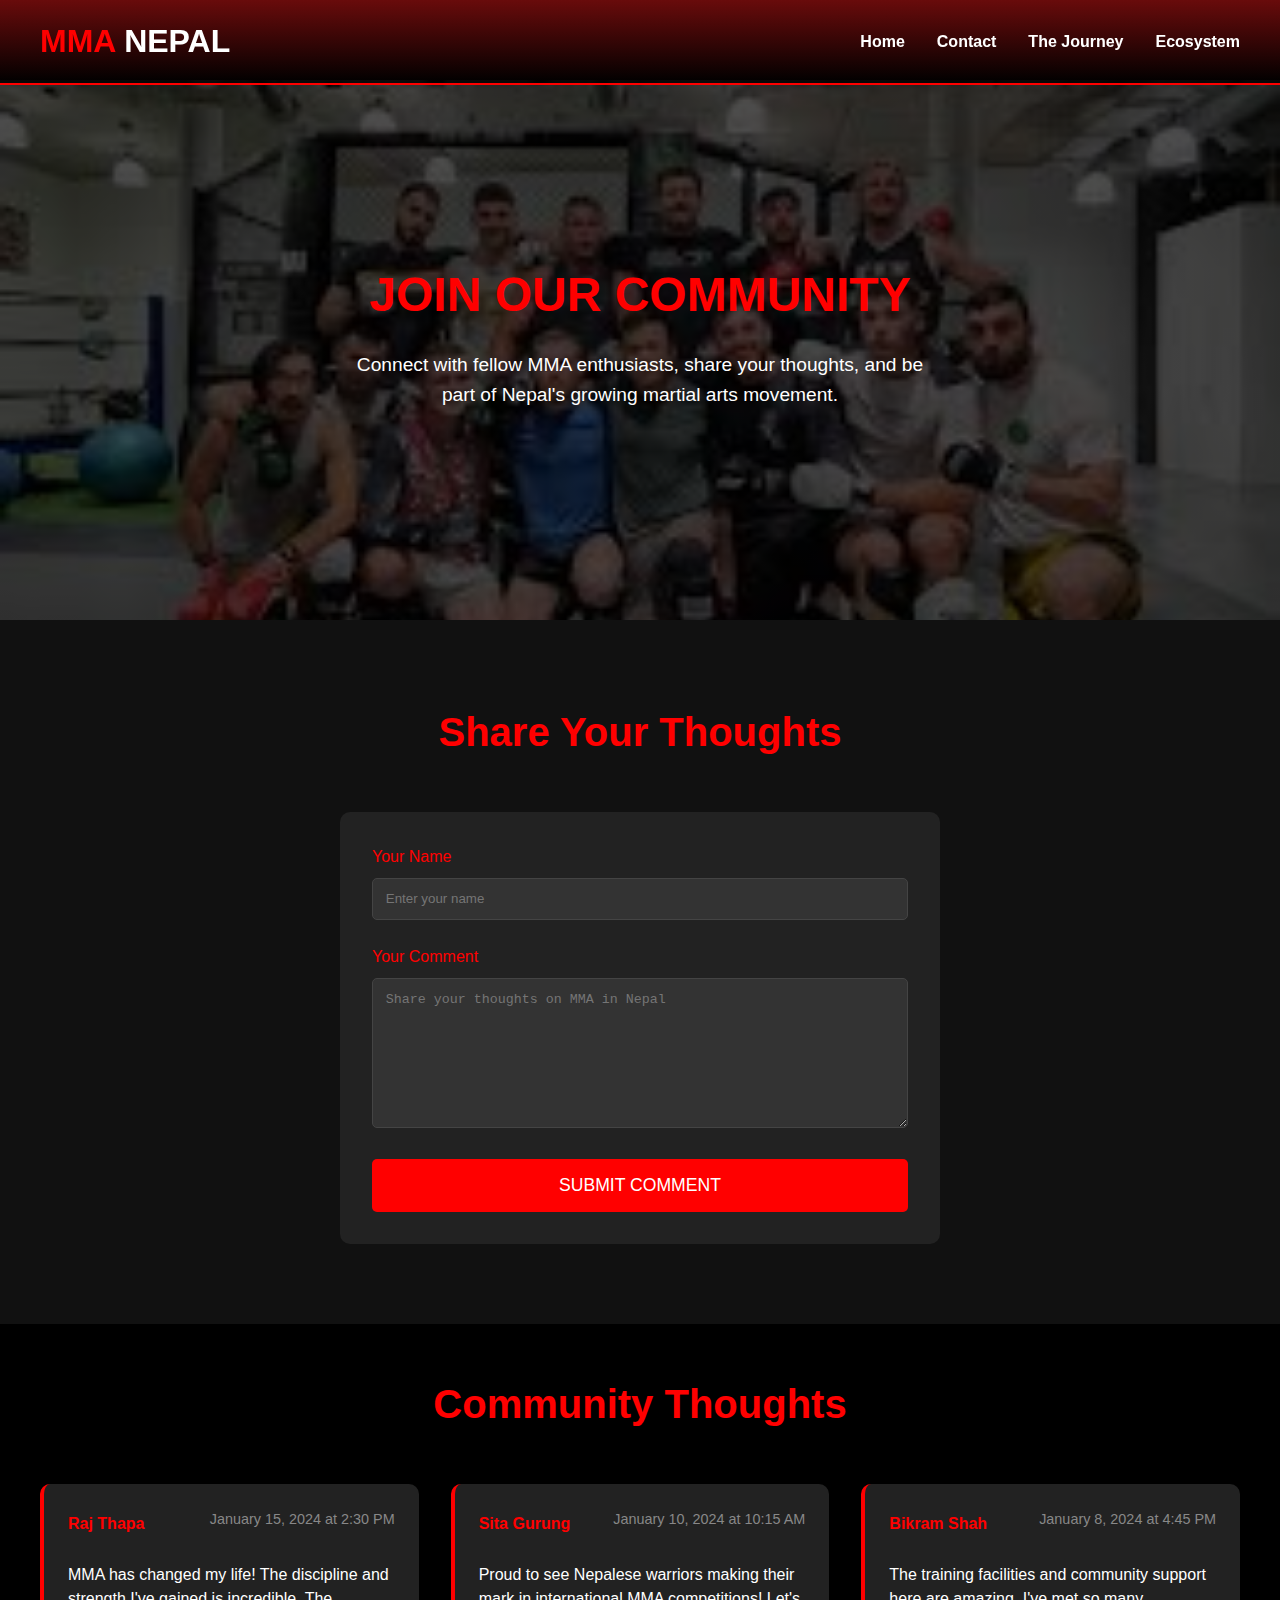
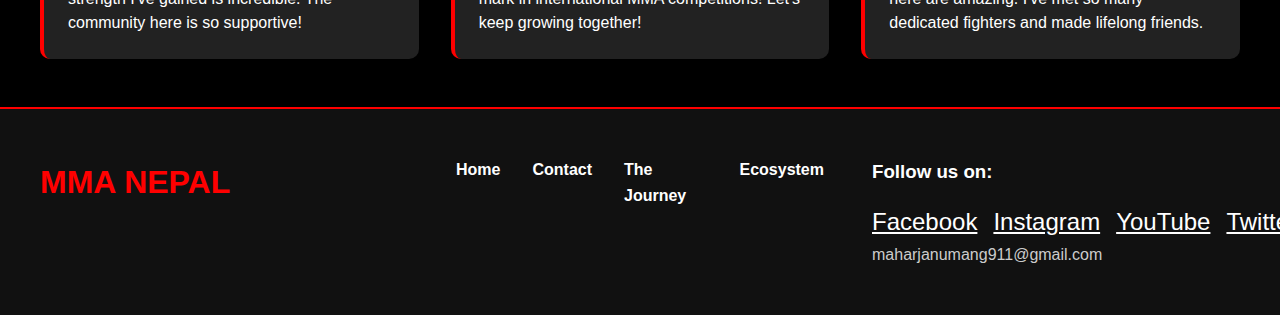
<file: community.html>
<!DOCTYPE html>
<html lang="en">
<head>
    <meta charset="UTF-8">
    <meta name="viewport" content="width=device-width, initial-scale=1.0">
    <title>Community - MMA Nepal</title>
    <link rel="stylesheet" href="styles.css">
</head>
<body>
    <!-- Header -->
    <header>
        <div class="nav-container">
            <div class="logo">MMA <span>NEPAL</span></div>
            <nav>
                <ul>
                    <li><a href="index.html">Home</a></li>
                    <li><a href="#contact">Contact</a></li>
                    <li><a href="journey.html">The Journey</a></li>
                    <li><a href="ecosystem.html">Ecosystem</a></li>
                </ul>
            </nav>
        </div>
    </header>

    <!-- Community Hero Section -->
    <section class="community-hero">
        <div class="hero-content">
            <div class="hero-content">
                <div class ="google-trans">
                    <div id="google_translate_element"></div>
    
                <script type="text/javascript">
                function googleTranslateElementInit() {
                new google.translate.TranslateElement({pageLanguage: 'en'}, 'google_translate_element');
                }
                </script>
    
                <script type="text/javascript" src="https://translate.google.com/translate_a/element.js?cb=googleTranslateElementInit"></script>                
                </div>
            <h1>Join Our Community</h1>
            <p>Connect with fellow MMA enthusiasts, share your thoughts, and be part of Nepal's growing martial arts movement.</p>
        </div>
    </section>

    <!-- Community Section -->
    <section class="community">
        <div class="container">
            <h2 class="section-title">Share Your Thoughts</h2>
            <div class="thoughts-form">
                <div class="form-group">
                    <label for="name">Your Name</label>
                    <input type="text" id="name" placeholder="Enter your name">
                </div>
                <div class="form-group">
                    <label for="comment">Your Comment</label>
                    <textarea id="comment" placeholder="Share your thoughts on MMA in Nepal"></textarea>
                </div>
                <button class="submit-btn" id="submitCommentBtn">SUBMIT COMMENT</button>
            </div>
        </div>
    </section>

    <!-- Comments Display Section -->
    <section class="comments">
        <div class="container">
            <h2 class="section-title">Community Thoughts</h2>
            <div class="comments-grid" id="commentsContainer">
                <!-- Comments will be dynamically added here -->
            </div>
        </div>
    </section>

    

    <!-- Footer -->
    <footer>
        <div class="footer-content">
            <div class="footer-section">
                <div class="footer-logo">MMA NEPAL</div>
            </div>
            
            <div class="footer-section">
                <nav class="footer-nav">
                    <ul>
                        <li><a href="index.html">Home</a></li>
                        <li><a href="#contact">Contact</a></li>
                        <li><a href="journey.html">The Journey</a></li>
                        <li><a href="ecosystem.html">Ecosystem</a></li>
                    </ul>
                </nav>
            </div>
            
            <div class="footer-section">
                <h3>Follow us on:</h3>
                <div class="social-links">
                    <a href="#">Facebook</a>
                    <a href="#">Instagram</a>
                    <a href="#">YouTube</a>
                    <a href="#">Twitter</a>
                </div>
                <div class="contact-info">
                    <p>maharjanumang911@gmail.com</p>
                </div>
            </div>
        </div>
    </footer>

    <script src="app.js"></script>
</body>
</html>
</file>
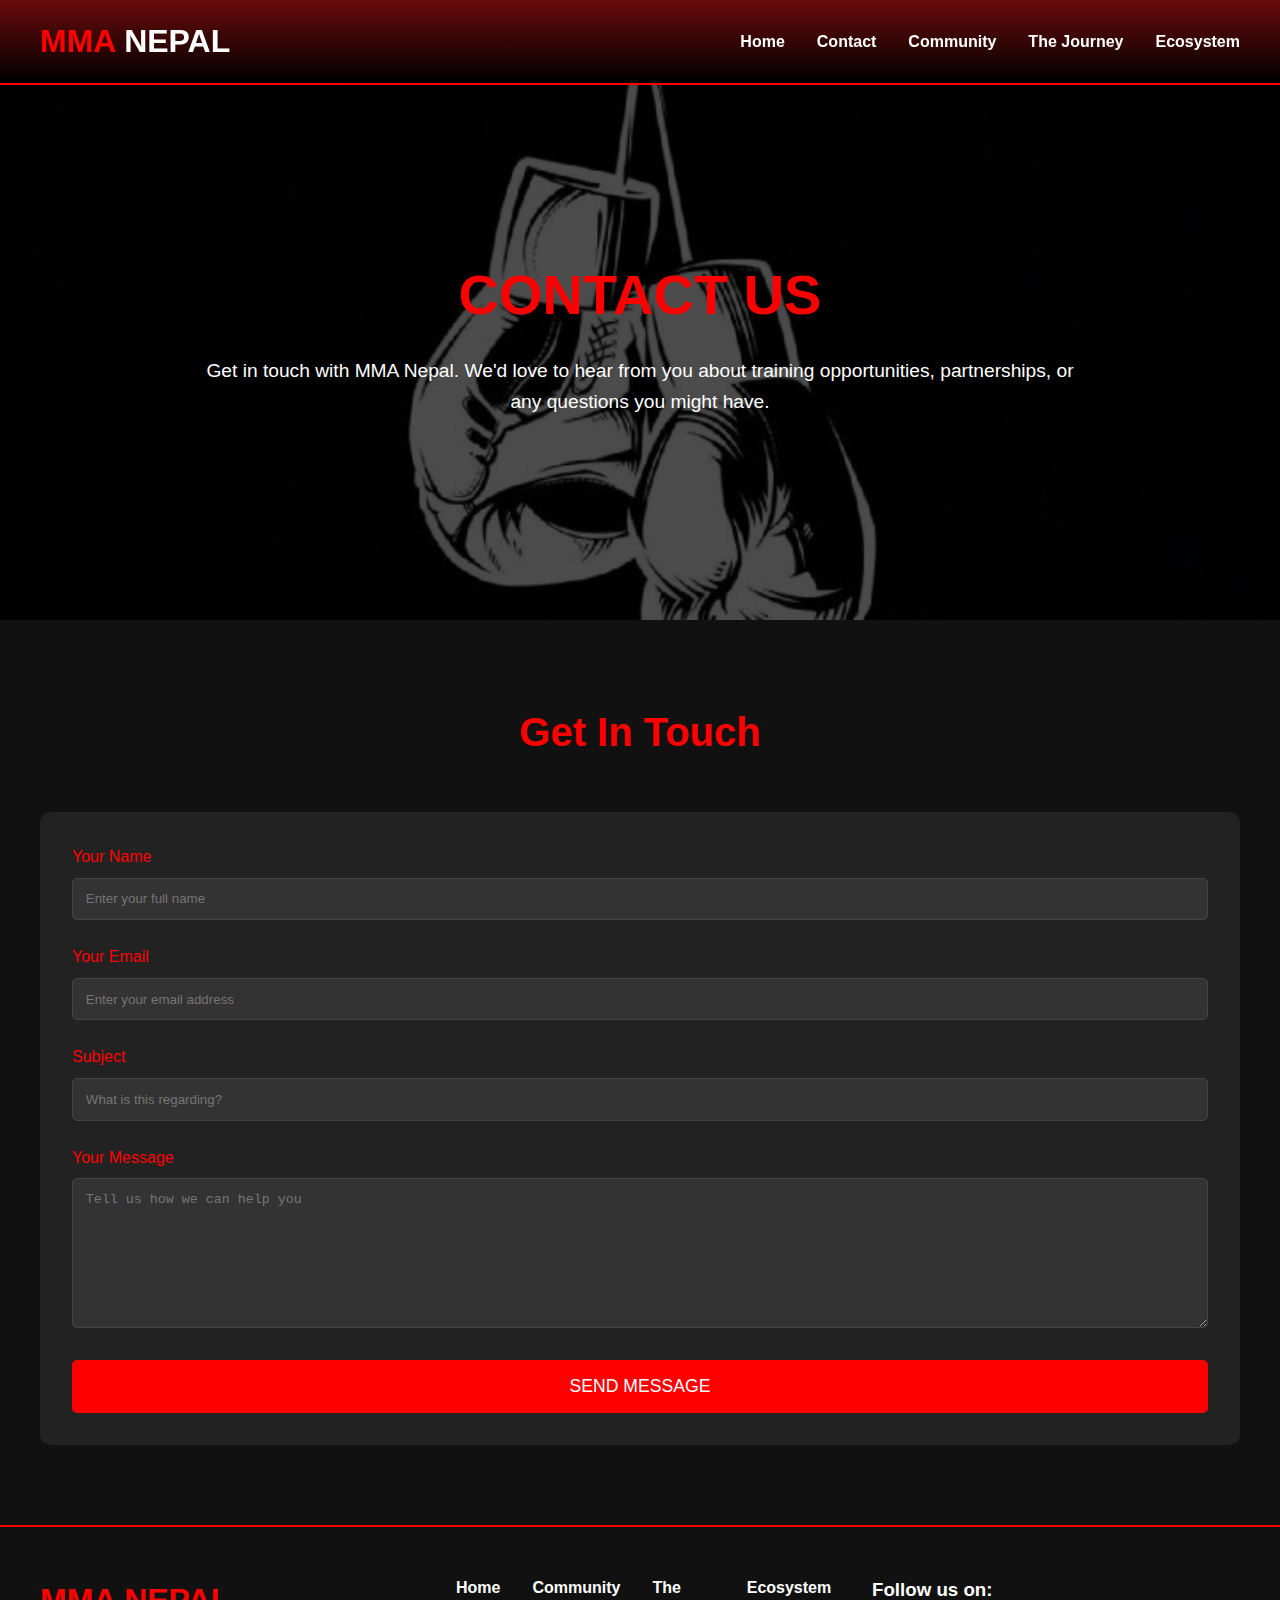
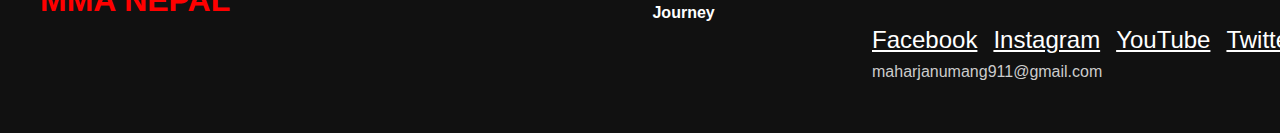
<file: contact.html>
<!DOCTYPE html>
<html lang="en">
<head>
    <meta charset="UTF-8">
    <meta name="viewport" content="width=device-width, initial-scale=1.0">
    <title>Contact - MMA Nepal</title>
    <link rel="stylesheet" href="styles.css">
</head>
<body>
    <!-- Header -->
    <header>
        <div class="nav-container">
            <div class="logo">MMA <span>NEPAL</span></div>
            <nav>
                <ul>
                    <li><a href="index.html">Home</a></li>
                    <li><a href="contact.html">Contact</a></li>
                    <li><a href="community.html">Community</a></li>
                    <li><a href="journey.html">The Journey</a></li>
                    <li><a href="ecosystem.html">Ecosystem</a></li>
                </ul>
            </nav>
        </div>
    </header>

    <!-- Contact Hero Section -->
    <section class="contact-hero">
        <div class="hero-content">
            <div class="google-trans">
                <div id="google_translate_element"></div>
                <script type="text/javascript">
                    function googleTranslateElementInit() {
                        new google.translate.TranslateElement({pageLanguage: 'en'}, 'google_translate_element');
                    }
                </script>
                <script type="text/javascript" src="https://translate.google.com/translate_a/element.js?cb=googleTranslateElementInit"></script>                
            </div>
            <h1>CONTACT US</h1>
            <p>Get in touch with MMA Nepal. We'd love to hear from you about training opportunities, partnerships, or any questions you might have.</p>
        </div>
    </section>

    <!-- Contact Section -->
    <section class="contact-section">
        <div class="container">
            <h2 class="section-title">Get In Touch</h2>
            <div class="contact-content">
                <div class="contact-form">
                    <form id="contactForm">
                        <div class="form-group">
                            <label for="name">Your Name</label>
                            <input type="text" id="name" name="name" placeholder="Enter your full name" required>
                        </div>
                        <div class="form-group">
                            <label for="email">Your Email</label>
                            <input type="email" id="email" name="email" placeholder="Enter your email address" required>
                        </div>
                        <div class="form-group">
                            <label for="subject">Subject</label>
                            <input type="text" id="subject" name="subject" placeholder="What is this regarding?" required>
                        </div>
                        <div class="form-group">
                            <label for="message">Your Message</label>
                            <textarea id="message" name="message" placeholder="Tell us how we can help you" rows="6" required></textarea>
                        </div>
                        <button type="submit" class="submit-btn">SEND MESSAGE</button>
                    </form>
                </div>
                
               
            </div>
        </div>
    </section>

    <!-- Footer -->
    <footer>
        <div class="footer-content">
            <div class="footer-section">
                <div class="footer-logo">MMA NEPAL</div>
                
            </div>
            
            <div class="footer-section">
                <nav class="footer-nav">
                    <ul>
                        <li><a href="index.html">Home</a></li>
                        <li><a href="community.html">Community</a></li>
                        <li><a href="journey.html">The Journey</a></li>
                        <li><a href="ecosystem.html">Ecosystem</a></li>
                    </ul>
                </nav>
            </div>
            
            <div class="footer-section">
                <h3>Follow us on:</h3>
                <div class="social-links">
                    <a href="#">Facebook</a>
                    <a href="#">Instagram</a>
                    <a href="#">YouTube</a>
                    <a href="#">Twitter</a>
                </div>
                <div class="contact-info">
                    <p>maharjanumang911@gmail.com</p>
                </div>
            </div>
        </div>
    </footer>

    <script src="app.js"></script>
    
</body>
</html>
</file>
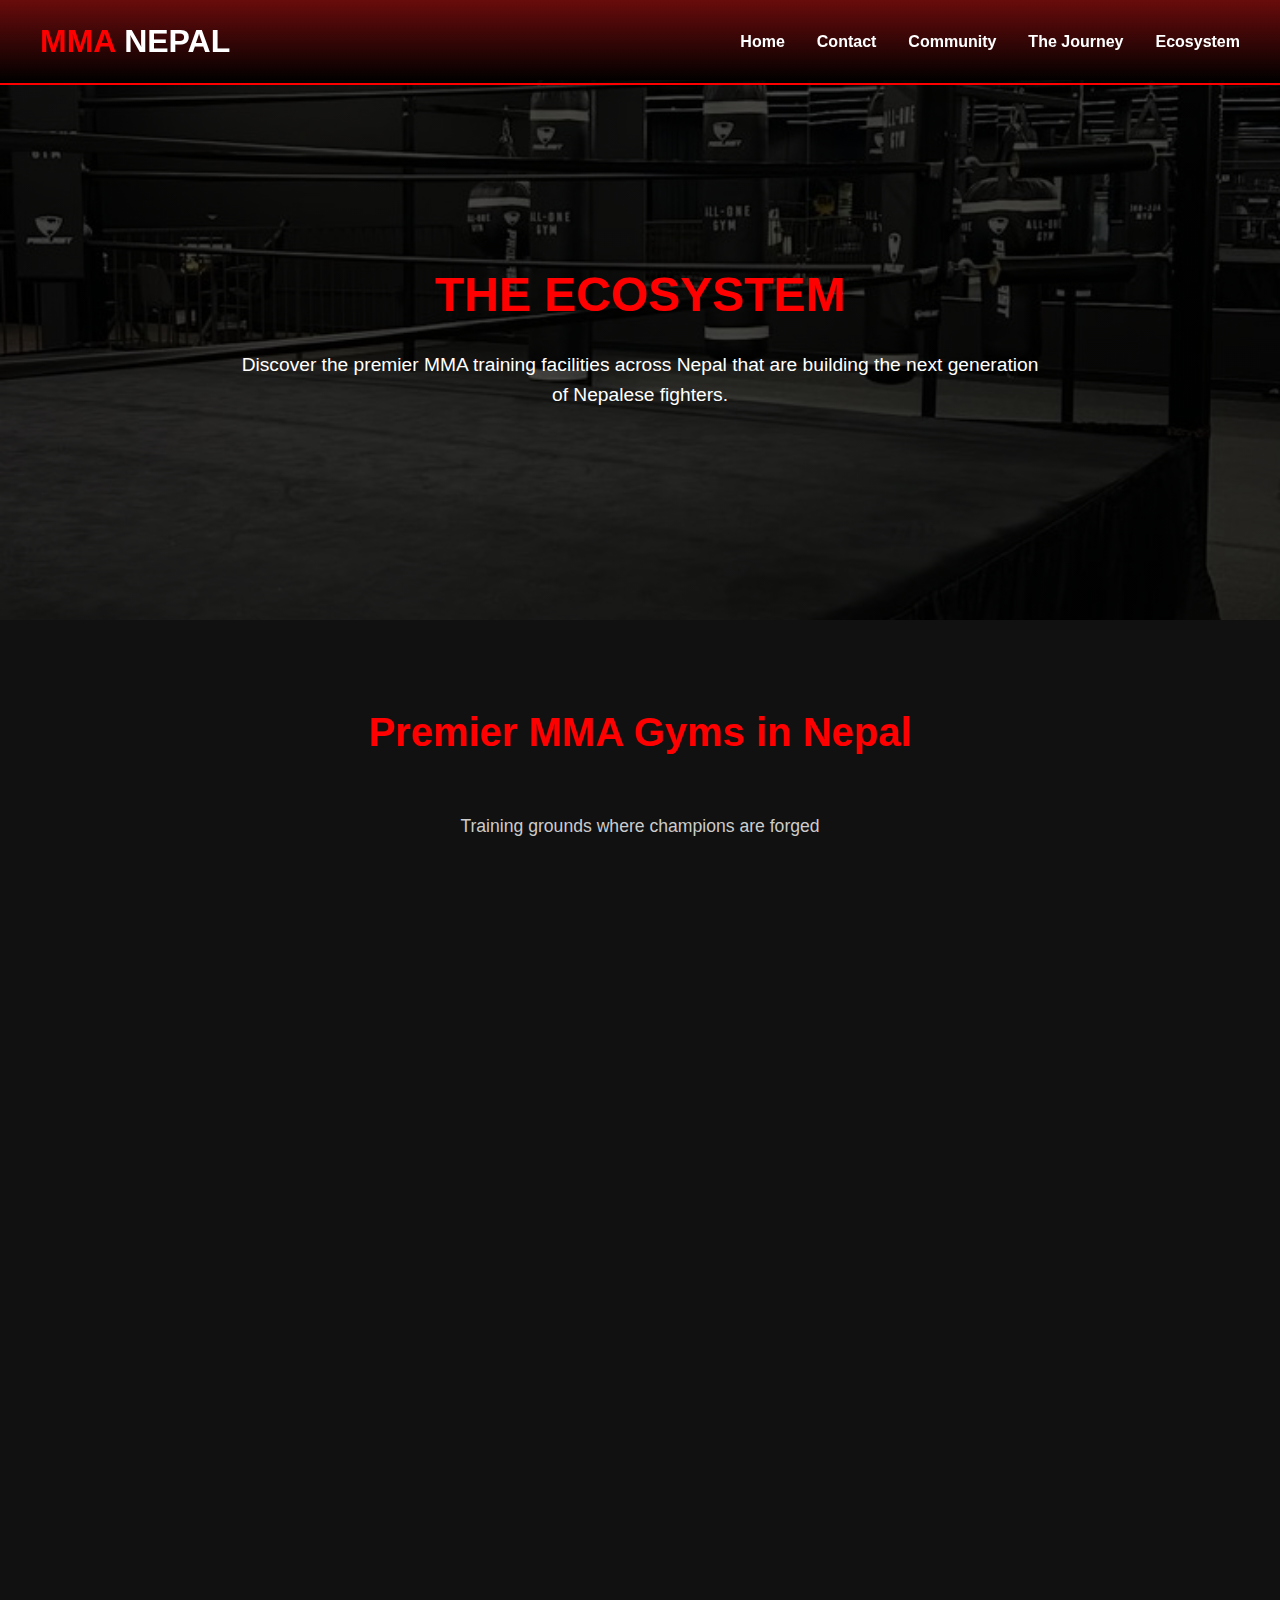
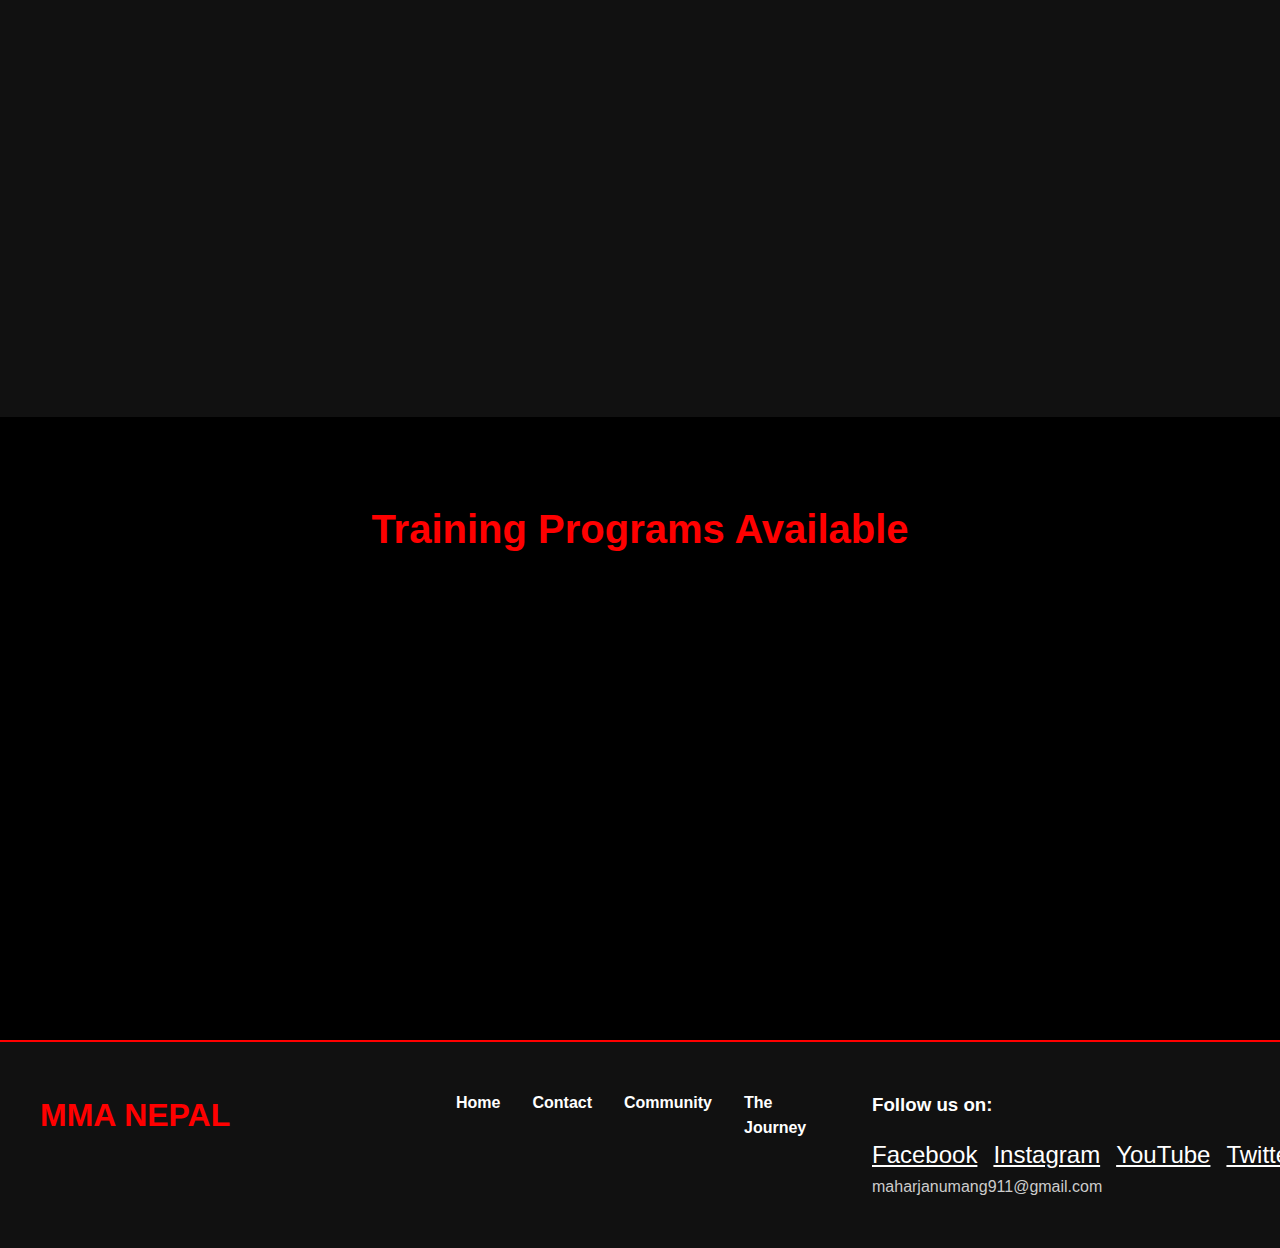
<file: ecosystem.html>
<!DOCTYPE html>
<html lang="en">
<head>
    <meta charset="UTF-8">
    <meta name="viewport" content="width=device-width, initial-scale=1.0">
    <title>The Ecosystem - MMA Nepal</title>
    <link rel="stylesheet" href="styles.css">
</head>
<body>
    <!-- Header -->
    <header>
        <div class="nav-container">
            <div class="logo">MMA <span>NEPAL</span></div>
            <nav>
                <ul>
                    <li><a href="index.html">Home</a></li>
                    <li><a href="contact.html">Contact</a></li>
                    <li><a href="community.html">Community</a></li>
                    <li><a href="journey.html">The Journey</a></li>
                    <li><a href="ecosystem.html">Ecosystem</a></li>
                </ul>
            </nav>
        </div>
    </header>

    <!-- Ecosystem Hero Section -->
    <section class="ecosystem-hero">
        <div class="hero-content">
            <div class="hero-content">
                <div class ="google-trans">
                    <div id="google_translate_element"></div>
    
                <script type="text/javascript">
                function googleTranslateElementInit() {
                new google.translate.TranslateElement({pageLanguage: 'en'}, 'google_translate_element');
                }
                </script>
    
                <script type="text/javascript" src="https://translate.google.com/translate_a/element.js?cb=googleTranslateElementInit"></script>        
                </div>
            <h1>THE ECOSYSTEM</h1>
            <p>Discover the premier MMA training facilities across Nepal that are building the next generation of Nepalese fighters.</p>
        </div>
    </section>

    <!-- Gyms Section -->
    <section class="gyms-section">
        <div class="container">
            <h2 class="section-title">Premier MMA Gyms in Nepal</h2>
            <p class="section-subtitle">Training grounds where champions are forged</p>
            
            <div class="gyms-grid">
                <!-- Rage Fitness -->
                <div class="gym-card">
                    <div class="gym-map">
                        <iframe src="https://www.google.com/maps/embed?pb=!1m18!1m12!1m3!1d3532.456789012345!2d85.3168474153846!3d27.709467982893456!2m3!1f0!2f0!3f0!3m2!1i1024!2i768!4f13.1!3m3!1m2!1s0x39eb1904c2c5c5c5%3A0x6b8e1e9c9c9c9c9c!2sKathmandu%2C%20Nepal!5e0!3m2!1sen!2snp!4v1620000000000!5m2!1sen!2snp" width="100%" height="100%" style="border:0;" allowfullscreen="" loading="lazy"></iframe>
                    </div>
                    <h3>Rage Fitness</h3>
                    <div class="gym-location">
                        <span class="location-icon">📍</span>
                        <span>Kathmandu, Nepal</span>
                    </div>
                    <p>One of Kathmandu's leading fitness centers offering comprehensive MMA training with state-of-the-art facilities and experienced coaches.</p>
                    <div class="gym-features">
                        <span class="feature-tag">MMA</span>
                        <span class="feature-tag">Fitness</span>
                        <span class="feature-tag">Strength</span>
                    </div>
                </div>

                <!-- Fight Club Nepal -->
                <div class="gym-card">
                    <div class="gym-map">
                        <iframe src="https://www.google.com/maps/embed?pb=!1m18!1m12!1m3!1d3532.987654321098!2d85.3245678153846!3d27.698765482893456!2m3!1f0!2f0!3f0!3m2!1i1024!2i768!4f13.1!3m3!1m2!1s0x39eb1987654321ab%3A0x987654321abcdef!2sPokhara%2C%20Nepal!5e0!3m2!1sen!2snp!4v1620000000000!5m2!1sen!2snp" width="100%" height="100%" style="border:0;" allowfullscreen="" loading="lazy"></iframe>
                    </div>
                    <h3>Fight Club Nepal</h3>
                    <div class="gym-location">
                        <span class="location-icon">📍</span>
                        <span>Pokhara, Nepal</span>
                    </div>
                    <p>Dedicated combat sports facility focusing on mixed martial arts, Brazilian Jiu-Jitsu, and striking disciplines for all skill levels.</p>
                    <div class="gym-features">
                        <span class="feature-tag">BJJ</span>
                        <span class="feature-tag">Striking</span>
                        <span class="feature-tag">Grappling</span>
                    </div>
                </div>

                <!-- Lock n Roll MMA -->
                <div class="gym-card">
                    <div class="gym-map">
                        <iframe src="https://www.google.com/maps/embed?pb=!1m18!1m12!1m3!1d3533.123456789012!2d85.3456789153846!3d27.678901282893456!2m3!1f0!2f0!3f0!3m2!1i1024!2i768!4f13.1!3m3!1m2!1s0x39eb1a9876543210%3A0xfedcba987654321!2sBiratnagar%2C%20Nepal!5e0!3m2!1sen!2snp!4v1620000000000!5m2!1sen!2snp" width="100%" height="100%" style="border:0;" allowfullscreen="" loading="lazy"></iframe>
                    </div>
                    <h3>Lock n Roll MMA</h3>
                    <div class="gym-location">
                        <span class="location-icon">📍</span>
                        <span>Kathmandu, Nepal</span>
                    </div>
                    <p>Specialized in ground fighting and submission grappling, offering professional MMA training with focus on wrestling and BJJ techniques.</p>
                    <div class="gym-features">
                        <span class="feature-tag">Grappling</span>
                        <span class="feature-tag">Wrestling</span>
                        <span class="feature-tag">Submissions</span>
                    </div>
                </div>

                <!-- Tapout Fitness Nepal -->
                <div class="gym-card">
                    <div class="gym-map">
                        <iframe src="https://www.google.com/maps/embed?pb=!1m18!1m12!1m3!1d3532.654321098765!2d85.3321098153846!3d27.712345682893456!2m3!1f0!2f0!3f0!3m2!1i1024!2i768!4f13.1!3m3!1m2!1s0x39eb1b2345678901%3A0x1234567890abcdef!2sLalitpur%2C%20Nepal!5e0!3m2!1sen!2snp!4v1620000000000!5m2!1sen!2snp" width="100%" height="100%" style="border:0;" allowfullscreen="" loading="lazy"></iframe>
                    </div>
                    <h3>Tapout Fitness Nepal</h3>
                    <div class="gym-location">
                        <span class="location-icon">📍</span>
                        <span>Kathmandu, Nepal</span>
                    </div>
                    <p>Complete combat sports facility offering MMA, Muay Thai, and fitness programs with professional coaching and competition preparation.</p>
                    <div class="gym-features">
                        <span class="feature-tag">Muay Thai</span>
                        <span class="feature-tag">Fitness</span>
                        <span class="feature-tag">Competition</span>
                    </div>
                </div>

                <!-- Metal Fitness Centre / Metal Muay Thai Fight Gym -->
                <div class="gym-card">
                    <div class="gym-map">
                        <iframe src="https://www.google.com/maps/embed?pb=!1m18!1m12!1m3!1d3532.765432109876!2d85.3098765153846!3d27.701234582893456!2m3!1f0!2f0!3f0!3m2!1i1024!2i768!4f13.1!3m3!1m2!1s0x39eb1c3456789012%3A0xabcdef1234567890!2sBhaktapur%2C%20Nepal!5e0!3m2!1sen!2snp!4v1620000000000!5m2!1sen!2snp" width="100%" height="100%" style="border:0;" allowfullscreen="" loading="lazy"></iframe>
                    </div>
                    <h3>Metal Fitness Centre</h3>
                    <div class="gym-subtitle">Metal Muay Thai Fight Gym</div>
                    <div class="gym-location">
                        <span class="location-icon">📍</span>
                        <span>Kathmandu, Nepal</span>
                    </div>
                    <p>Renowned for producing elite Muay Thai fighters with comprehensive MMA integration. Known for intense training and champion development.</p>
                    <div class="gym-features">
                        <span class="feature-tag">Muay Thai</span>
                        <span class="feature-tag">Elite Training</span>
                        <span class="feature-tag">Champions</span>
                    </div>
                </div>
            </div>
        </div>
    </section>

    <!-- Training Programs Section -->
    <section class="programs-section">
        <div class="container">
            <h2 class="section-title">Training Programs Available</h2>
            <div class="programs-grid">
                <div class="program-card">
                    <h3>Mixed Martial Arts</h3>
                    <p>Complete MMA training integrating striking, grappling, and ground fighting techniques.</p>
                </div>
                <div class="program-card">
                    <h3>Brazilian Jiu-Jitsu</h3>
                    <p>Ground fighting and submission grappling for self-defense and competition.</p>
                </div>
                <div class="program-card">
                    <h3>Muay Thai</h3>
                    <p>The art of eight limbs - devastating strikes using fists, elbows, knees, and shins.</p>
                </div>
                <div class="program-card">
                    <h3>Wrestling</h3>
                    <p>Takedowns, control, and ground positioning fundamentals.</p>
                </div>
                <div class="program-card">
                    <h3>Strength & Conditioning</h3>
                    <p>Fighter-specific fitness programs to enhance performance and endurance.</p>
                </div>
                <div class="program-card">
                    <h3>Youth Programs</h3>
                    <p>Age-appropriate martial arts training focusing on discipline and fundamentals.</p>
                </div>
            </div>
        </div>
    </section>

    <!-- Footer -->
    <footer>
        <div class="footer-content">
            <div class="footer-section">
                <div class="footer-logo">MMA NEPAL</div>
                
            </div>
            
            <div class="footer-section">
                <nav class="footer-nav">
                    <ul>
                        <li><a href="index.html">Home</a></li>
                        <li><a href="contact.html">Contact</a></li>
                        <li><a href="community.html">Community</a></li>
                        <li><a href="journey.html">The Journey</a></li>
                    </ul>
                </nav>
            </div>
            
            <div class="footer-section">
                <h3>Follow us on:</h3>
                <div class="social-links">
                    <a href="#">Facebook</a>
                    <a href="#">Instagram</a>
                    <a href="#">YouTube</a>
                    <a href="#">Twitter</a>
                </div>
                <div class="contact-info">
                    <p>maharjanumang911@gmail.com</p>
                </div>
            </div>
        </div>
    </footer>

    <script src="app.js"></script>
</body>
</html>
</file>
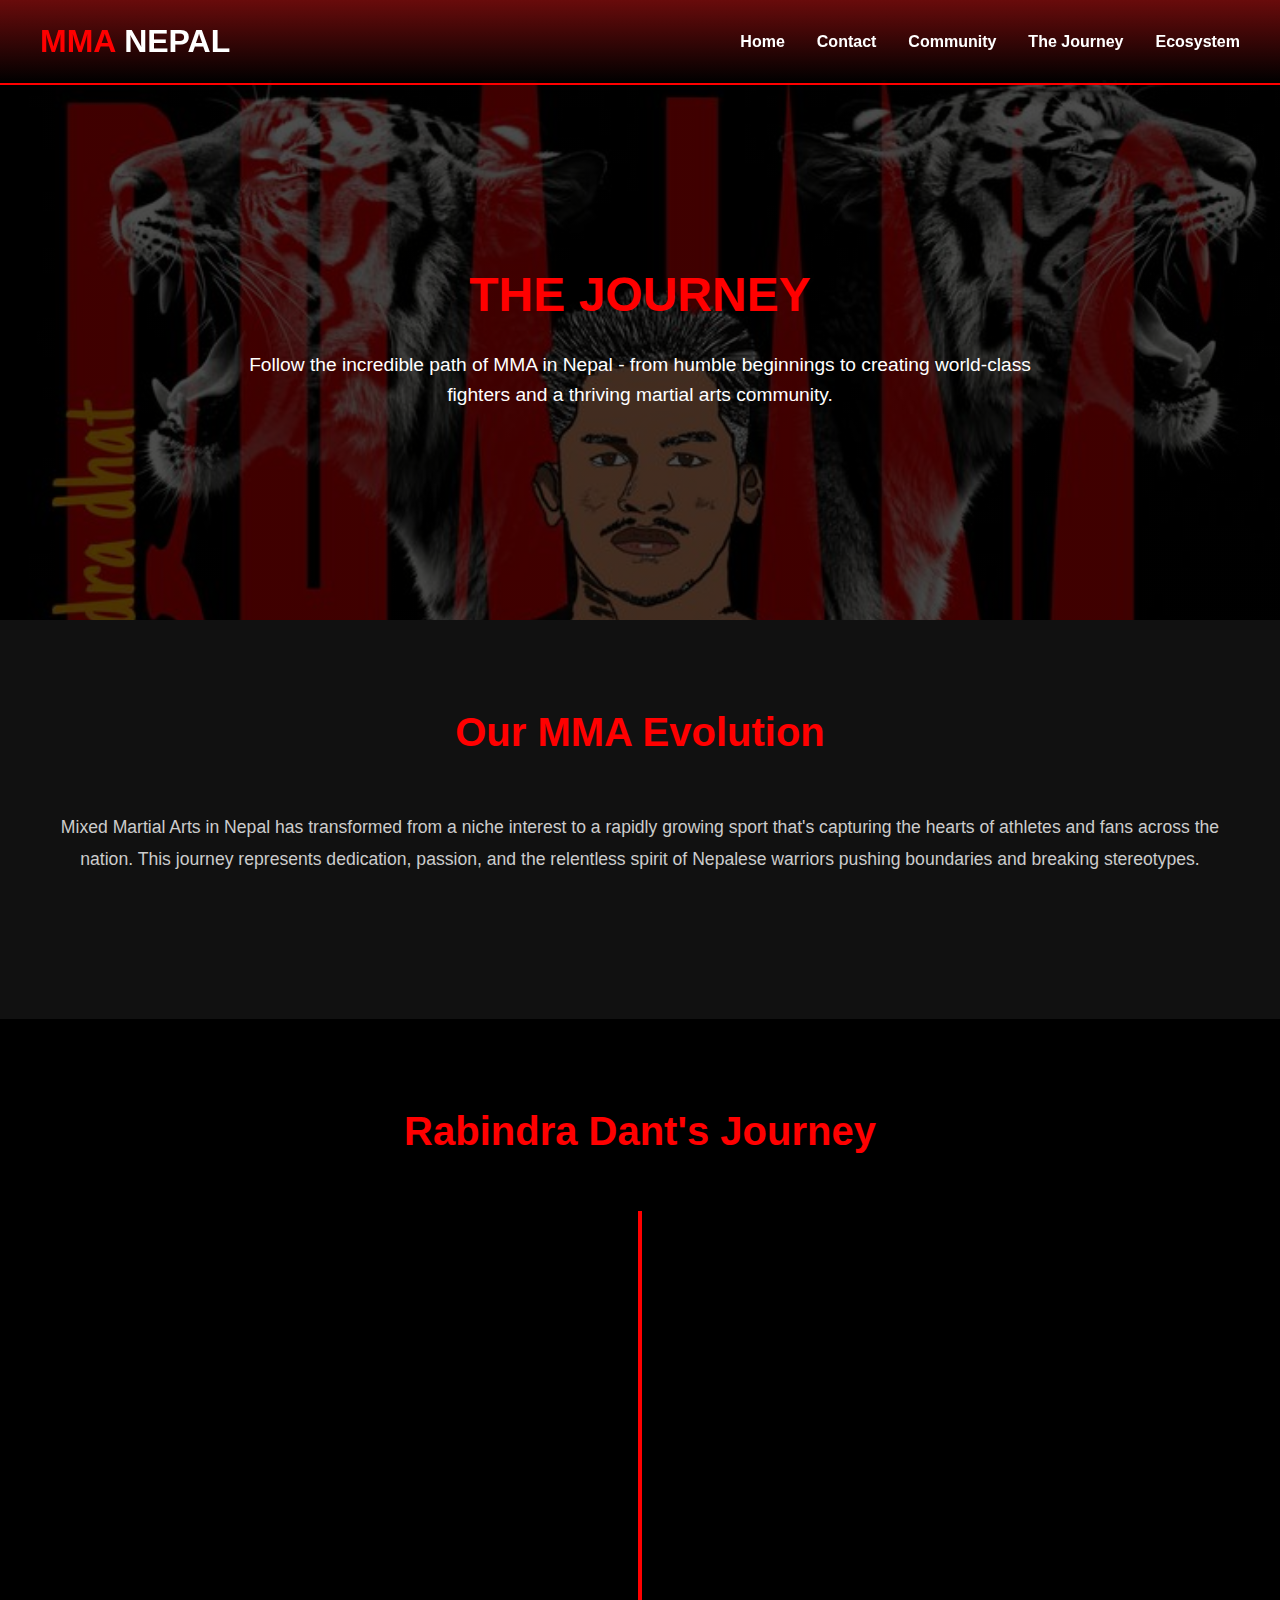
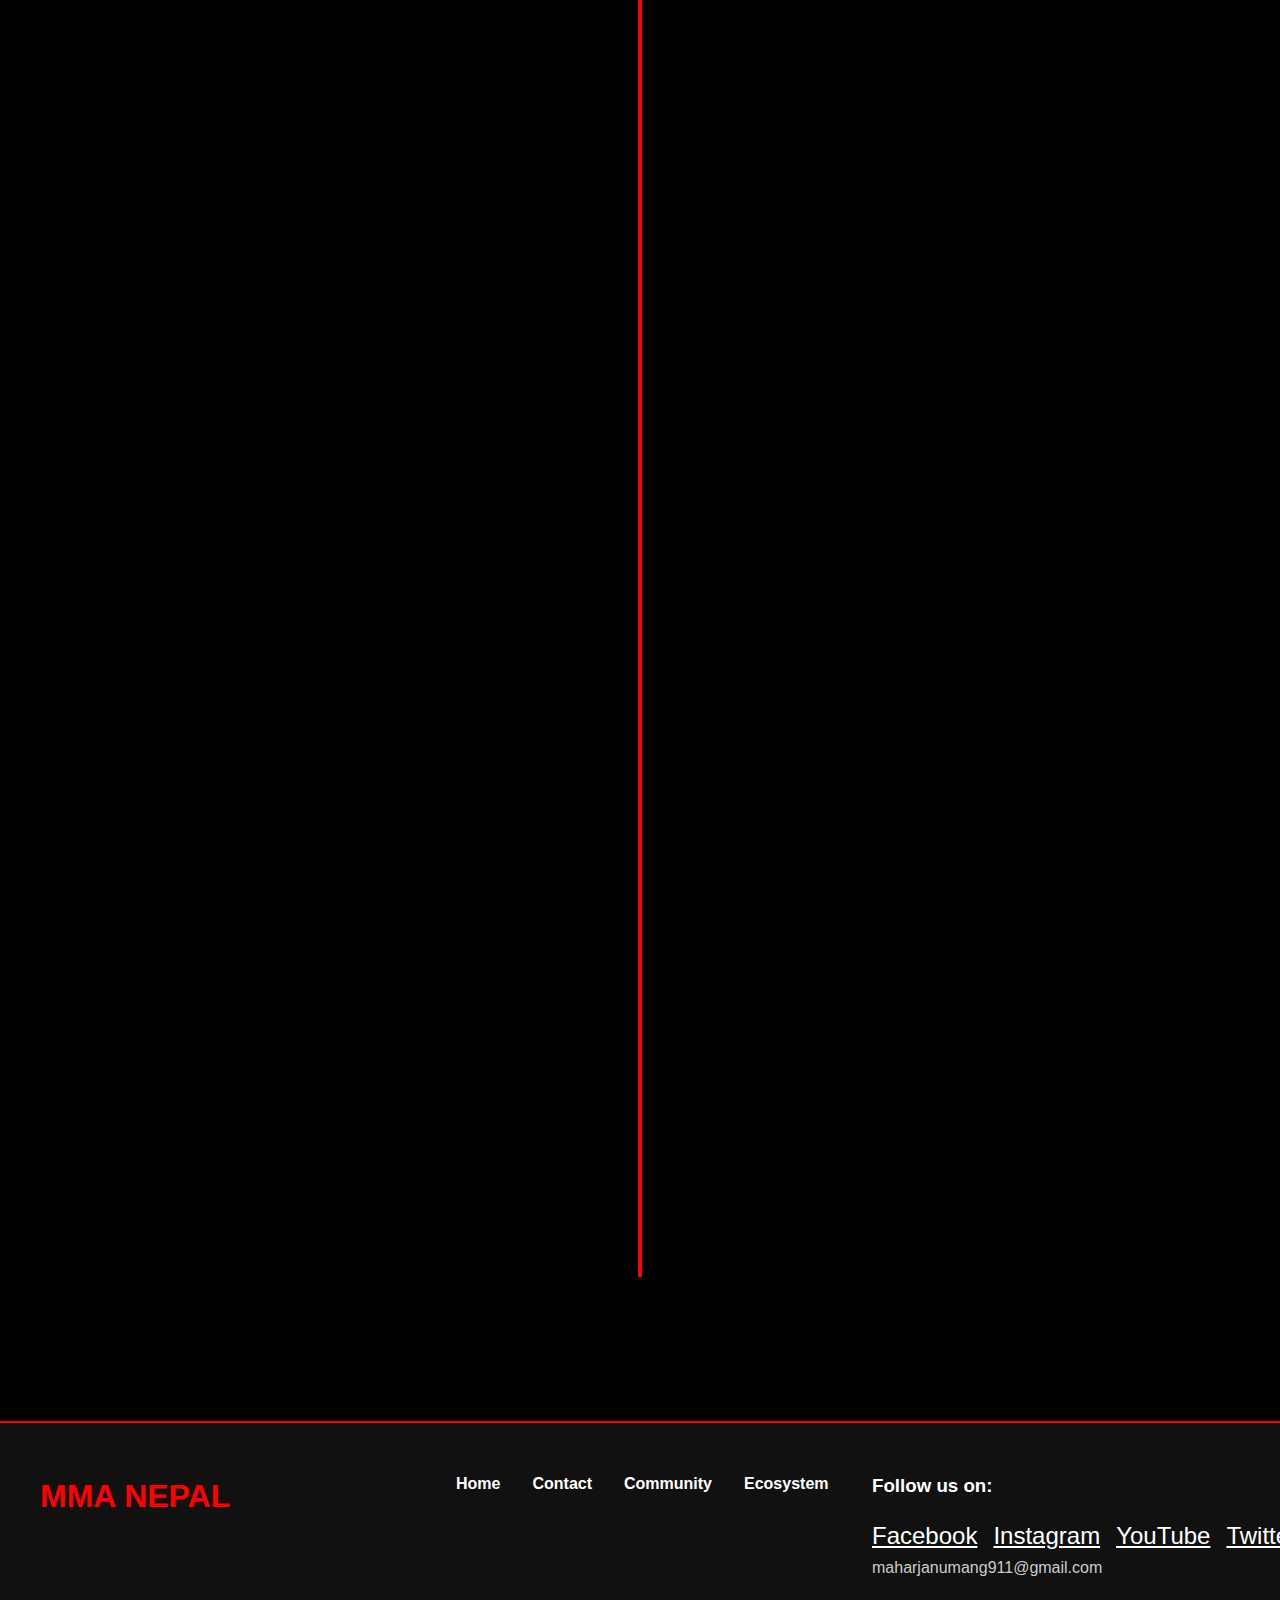
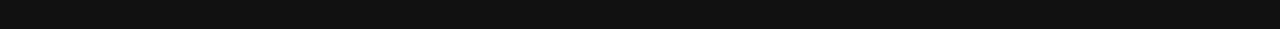
<file: journey.html>
<!DOCTYPE html>
<html lang="en">
<head>
    <meta charset="UTF-8">
    <meta name="viewport" content="width=device-width, initial-scale=1.0">
    <title>The Journey - MMA Nepal</title>
    <link rel="stylesheet" href="styles.css">
</head>
<body>
    <!-- Header -->
    <header>
        <div class="nav-container">
            <div class="logo">MMA <span>NEPAL</span></div>
            <nav>
                <ul>
                    <li><a href="index.html">Home</a></li>
                    <li><a href="contact.html">Contact</a></li>
                    <li><a href="community.html">Community</a></li>
                    <li><a href="journey.html">The Journey</a></li>
                    <li><a href="ecosystem.html">Ecosystem</a></li>
                </ul>
            </nav>
        </div>
    </header>

    <!-- Journey Hero Section -->
    <section class="journey-hero">
        <div class="hero-content">
                <div class ="google-trans">
                    <div id="google_translate_element"></div>
    
                <script type="text/javascript">
                function googleTranslateElementInit() {
                new google.translate.TranslateElement({pageLanguage: 'en'}, 'google_translate_element');
                }
                </script>
    
                <script type="text/javascript" src="https://translate.google.com/translate_a/element.js?cb=googleTranslateElementInit"></script>        
                </div>
            <h1>THE JOURNEY</h1>
            <p>Follow the incredible path of MMA in Nepal - from humble beginnings to creating world-class fighters and a thriving martial arts community.</p>
        </div>
    </section>

    <!-- Journey Content Section -->
    <section class="journey-content">
        <div class="container">
            <div class="journey-intro">
                <h2 class="section-title">Our MMA Evolution</h2>
                <p>Mixed Martial Arts in Nepal has transformed from a niche interest to a rapidly growing sport that's capturing the hearts of athletes and fans across the nation. This journey represents dedication, passion, and the relentless spirit of Nepalese warriors pushing boundaries and breaking stereotypes.</p>
            </div>

        </div>
    </section>

    <!-- Timeline Section -->
    <section class="timeline-section">
        <div class="container">
            <h2 class="section-title">Rabindra Dant's Journey</h2>
            <div class="timeline">
                <div class="timeline-item">
                    <div class="timeline-content">
                        <h3>30 Nov 1998 - Birth</h3>
                        <p>Rabindra Dant was born in Bitthadchir Rural Municipality, Bajhang District, Sudurpashchim Province, Nepal.</p>
                    </div>
                </div>
                
                <div class="timeline-item">
                    <div class="timeline-content">
                        <h3>2014-2015 - Migration to India for Labour Work</h3>
                        <p>After completing his schooling up to Grade 10, he moved to India (to Pithoragarh and later New Delhi) to work manual jobs while secretly training in karate and martial arts.</p>
                    </div>
                </div>
                
                <div class="timeline-item">
                    <div class="timeline-content">
                        <h3>2019 - Amateur Success & Return to Nepal</h3>
                        <p>He won national-level amateur fights in India and then returned to Nepal to pursue MMA professionally, linking up with coach Diwiz Piya Lama at the gym Lock N Roll MMA in Kathmandu.</p>
                    </div>
                </div>
                
                <div class="timeline-item">
                    <div class="timeline-content">
                        <h3>September 2023 - International Breakthrough in Thailand</h3>
                        <p>He fought in the event ONE Friday Fights 33 in Bangkok, Thailand, and won by TKO, becoming the first Nepali to secure a win under that branding.</p>
                    </div>
                </div>
                
                <div class="timeline-item">
                    <div class="timeline-content">
                        <h3>2 August 2025 - Historic Title Win at MFN 17</h3>
                        <p>At Matrix Fight Night 17 in Greater Noida, India, Dant defeated Indian fighter Chungreng Koren via TKO in the third round to claim the Bantamweight Championship and became the first Nepali fighter to win a title in MFN.</p>
                    </div>
                </div>
                
                <div class="timeline-item">
                    <div class="timeline-content">
                        <h3>13 August 2025 - Government Recognition</h3>
                        <p>The Nepalese government announced a cash award of NPR 500,000 for Dant and NPR 200,000 for his coach in recognition of his achievement.</p>
                    </div>
                </div>
                
                <div class="timeline-item">
                    <div class="timeline-content">
                        <h3>August 2025 Onwards - Ongoing Career & Influence</h3>
                        <p>With his title and international visibility, Dant has become a prominent figure in Nepali MMA, inspiring young fighters and raising the profile of the sport in Nepal.</p>
                    </div>
                </div>
            </div>
        </div>
    </section>

    <!-- Footer -->
    <footer>
        <div class="footer-content">
            <div class="footer-section">
                <div class="footer-logo">MMA NEPAL</div>
                
            </div>
            
            <div class="footer-section">
                <nav class="footer-nav">
                    <ul>
                        <li><a href="index.html">Home</a></li>
                        <li><a href="contact.html">Contact</a></li>
                        <li><a href="community.html">Community</a></li>
                        <li><a href="ecosystem.html">Ecosystem</a></li>
                    </ul>
                </nav>
            </div>
            
            <div class="footer-section">
                <h3>Follow us on:</h3>
                <div class="social-links">
                    <a href="#">Facebook</a>
                    <a href="#">Instagram</a>
                    <a href="#">YouTube</a>
                    <a href="#">Twitter</a>
                </div>
                <div class="contact-info">
                    <p>maharjanumang911@gmail.com</p>
                </div>
            </div>
        </div>
    </footer>

    <script src="app.js"></script>
</body>
</html>
</file>
<file: styles.css>
/* Reset and Base Styles */
* {
    margin: 0;
    padding: 0;
    box-sizing: border-box;
}

body {
    font-family: 'Arial', sans-serif;
    line-height: 1.6;
    color: #333;
    background: #000;
    color: white;
}

/* Header Styles */
header {
    background: linear-gradient(rgba(131, 14, 14, 0.8), rgba(0,0,0,0.8));
    padding: 1rem 2rem;
    position: fixed;
    width: 100%;
    top: 0;
    z-index: 1000;
    border-bottom: 2px solid #ff0000;
}
.google-trans{
     
        position: fixed;
        top: 100px;
        left: 20px;
        z-index: 1000;
    }


.nav-container {
    display: flex;
    justify-content: space-between;
    align-items: center;
    max-width: 1200px;
    margin: 0 auto;
}

.logo {
    font-size: 2rem;
    font-weight: bold;
    color: #ff0000;
}

.logo span {
    color: white;
}

nav ul {
    display: flex;
    list-style: none;
    gap: 2rem;
}

nav a {
    color: white;
    text-decoration: none;
    font-weight: bold;
    transition: color 0.3s;
}

nav a:hover {
    color: #ff0000;
}

/* Hero Section */
.hero {
    height: 100vh;
    background: linear-gradient(rgba(0,0,0,0.5), rgba(0,0,0,0.5)), 
                url('https://assets-cdn.kathmandupost.com/uploads/source/news/2025/third-party/rabindra03820251127041000x0110820250719001000x0-1754817770.jpg');
    background-size: cover;
    background-position: center;
    display: flex;
    align-items: center;
    justify-content: center;
    text-align: center;
    padding: 0 2rem;
}

.hero-content h1 {
    color: #ff0000;
    font-size: 3.5rem;
    margin-bottom: 1rem;
    text-transform: uppercase;
}

.hero-content p {
    font-size: 1.2rem;
    margin-bottom: 2rem;
    max-width: 900px;
}

/* Community Hero Section */
.community-hero {
    height: 60vh;
    background: linear-gradient(rgba(0,0,0,0.7), rgba(0,0,0,0.7)), 
                url('images/community-bg.jpg');
    background-size: cover;
    background-position: center;
    background-repeat: no-repeat;
    display: flex;
    align-items: center;
    justify-content: center;
    text-align: center;
    padding: 0 2rem;
    margin-top: 80px;
}

.community-hero .hero-content h1 {
    color: #ff0000;
    font-size: 3rem;
    margin-bottom: 1rem;
    text-transform: uppercase;
}

.community-hero .hero-content p {
    font-size: 1.2rem;
    max-width: 600px;
    color: white;
}

/* Community Section */
.community {
    padding: 5rem 2rem;
    background: #111;
}

.container {
    max-width: 1200px;
    margin: 0 auto;
}

.section-title {
    text-align: center;
    font-size: 2.5rem;
    margin-bottom: 3rem;
    color: #ff0000;
}

.thoughts-form {
    max-width: 600px;
    margin: 0 auto;
    background: #222;
    padding: 2rem;
    border-radius: 10px;
}

.form-group {
    margin-bottom: 1.5rem;
}

.form-group label {
    display: block;
    margin-bottom: 0.5rem;
    color: #ff0000;
}

.form-group input,
.form-group textarea {
    width: 100%;
    padding: 0.8rem;
    border: 1px solid #444;
    border-radius: 5px;
    background: #333;
    color: white;
}

.form-group textarea {
    height: 150px;
    resize: vertical;
}

.submit-btn {
    background: #ff0000;
    color: white;
    padding: 1rem 2rem;
    border: none;
    border-radius: 5px;
    cursor: pointer;
    width: 100%;
    font-size: 1.1rem;
}

.submit-btn:hover {
    background: #cc0000;
}

/* Comments Section */
.comments {
    padding: 3rem 2rem;
    background: #000;
}

.comments-grid {
    display: grid;
    grid-template-columns: repeat(auto-fit, minmax(300px, 1fr));
    gap: 2rem;
    margin-top: 2rem;
}

.comment-card {
    background: #222;
    padding: 1.5rem;
    border-radius: 10px;
    border-left: 4px solid #ff0000;
}

.comment-author {
    color: #ff0000;
    font-weight: bold;
    margin-bottom: 0.5rem;
}

.comment-date {
    color: #888;
    font-size: 0.9rem;
    margin-bottom: 1rem;
}

.comment-text {
    line-height: 1.5;
}

/* Footer */
footer {
    background: #111;
    padding: 3rem 2rem;
    border-top: 2px solid #ff0000;
}

.footer-content {
    display: grid;
    grid-template-columns: repeat(auto-fit, minmax(250px, 1fr));
    gap: 3rem;
    max-width: 1200px;
    margin: 0 auto;
}

.footer-logo {
    font-size: 2rem;
    font-weight: bold;
    color: #ff0000;
    margin-bottom: 1rem;
}

.footer-nav ul {
    list-style: none;
}

.footer-nav li {
    margin-bottom: 0.5rem;
}

.footer-nav a {
    color: white;
    text-decoration: none;
    transition: color 0.3s;
}

.footer-nav a:hover {
    color: #ff0000;
}

.social-links {
    display: flex;
    gap: 1rem;
    margin-top: 1rem;
}

.social-links a {
    color: white;
    font-size: 1.5rem;
    transition: color 0.3s;
}

.social-links a:hover {
    color: #ff0000;
}

.contact-info {
    color: #ccc;
}

/* Journey Page Styles */
.journey-hero {
    height: 60vh;
    background: linear-gradient(rgba(0,0,0,0.7), rgba(0,0,0,0.7)), 
                url('images/dant.jpeg');
    background-size: cover;
    background-position: top;
    display: flex;
    align-items: center;
    justify-content: center;
    text-align: center;
    padding: 0 2rem;
    margin-top: 80px;
}

.journey-hero .hero-content h1 {
    color: #ff0000;
    font-size: 3rem;
    margin-bottom: 1rem;
    text-transform: uppercase;
}

.journey-hero .hero-content p {
    font-size: 1.2rem;
    max-width: 800px;
    color: white;
}

.journey-content {
    padding: 5rem 2rem;
    background: #111;
}

.journey-intro {
    max-width: 1200px;
    margin: 0 auto 4rem;
    text-align: center;
}

.journey-intro p {
    font-size: 1.1rem;
    line-height: 1.8;
    color: #ccc;
}

.ecosystem-grid {
    display: grid;
    grid-template-columns: repeat(auto-fit, minmax(280px, 1fr));
    gap: 2rem;
    max-width: 1200px;
    margin: 0 auto;
}


.timeline-section {
    padding: 5rem 2rem;
    background: #000;
}

.timeline {
    max-width: 1200px;
    margin: 0 auto;
    position: relative;
}

.timeline::before {
    content: '';
    position: absolute;
    left: 50%;
    transform: translateX(-50%);
    width: 4px;
    height: 100%;
    background: #ff0000;
}

.timeline-item {
    margin-bottom: 4rem;
    position: relative;
    width: 100%;
}

.timeline-item:nth-child(odd) .timeline-content {
    margin-left: 50%;
    padding-left: 3rem;
}

.timeline-item:nth-child(even) .timeline-content {
    margin-right: 50%;
    padding-right: 3rem;
    text-align: right;
}

.timeline-content {
    background: #222;
    padding: 2rem;
    border-radius: 10px;
    position: relative;
}

.timeline-content::before {
    content: '';
    position: absolute;
    width: 20px;
    height: 20px;
    background: #ff0000;
    border-radius: 50%;
    top: 50%;
    transform: translateY(-50%);
}

.timeline-item:nth-child(odd) .timeline-content::before {
    left: -10px;
}

.timeline-item:nth-child(even) .timeline-content::before {
    right: -10px;
}

.timeline-content h3 {
    color: #ff0000;
    margin-bottom: 1rem;
    
}

.timeline-content p {
    color: #ccc;
    line-height: 1.6;
}

/* Ecosystem Page Styles */
.ecosystem-hero {
    height: 60vh;
    background: linear-gradient(rgba(0,0,0,0.7), rgba(0,0,0,0.7)), 
                url('images/mmagym.jpeg');
    background-size: cover;
    background-position: center;
    display: flex;
    align-items: center;
    justify-content: center;
    text-align: center;
    padding: 0 2rem;
    margin-top: 80px;
}

.ecosystem-hero .hero-content h1 {
    color: #ff0000;
    font-size: 3rem;
    margin-bottom: 1rem;
    text-transform: uppercase;
}

.ecosystem-hero .hero-content p {
    font-size: 1.2rem;
    max-width: 800px;
    color: white;
}

/* Gyms Section */
.gyms-section {
    padding: 5rem 2rem;
    background: #111;
}

.section-subtitle {
    text-align: center;
    color: #ccc;
    font-size: 1.1rem;
    margin-bottom: 3rem;
    max-width: 600px;
    margin-left: auto;
    margin-right: auto;
}

.gyms-grid {
    display: grid;
    grid-template-columns: repeat(auto-fit, minmax(320px, 1fr));
    gap: 2rem;
    max-width: 1200px;
    margin: 0 auto;
}

.gym-card {
    background: #222;
    padding: 2.5rem 2rem;
    border-radius: 10px;
    text-align: center;
    transition: all 0.3s ease;
    border: 1px solid #333;
    position: relative;
    overflow: hidden;
}

.gym-card::before {
    content: '';
    position: absolute;
    top: 0;
    left: 0;
    width: 100%;
    height: 4px;
    background: #ff0000;
    transform: scaleX(0);
    transition: transform 0.3s ease;
}

.gym-card:hover::before {
    transform: scaleX(1);
}

.gym-card:hover {
    transform: translateY(-10px);
    box-shadow: 0 15px 30px rgba(255, 0, 0, 0.1);
    border-color: #ff0000;
}

.gym-icon {
    font-size: 3rem;
    margin-bottom: 1rem;
    display: block;
}

.gym-card h3 {
    color: #ff0000;
    margin-bottom: 0.5rem;
    font-size: 1.5rem;
    font-weight: bold;
}

.gym-subtitle {
    color: #888;
    font-size: 0.9rem;
    margin-bottom: 1rem;
    font-style: italic;
}

.gym-location {
    display: flex;
    align-items: center;
    justify-content: center;
    gap: 0.5rem;
    margin-bottom: 1.5rem;
    color: #ccc;
    font-size: 0.95rem;
}

.location-icon {
    font-size: 1rem;
}

.gym-card p {
    color: #ccc;
    line-height: 1.6;
    font-size: 0.95rem;
    margin-bottom: 1.5rem;
}

.gym-features {
    display: flex;
    justify-content: center;
    flex-wrap: wrap;
    gap: 0.5rem;
    margin-top: 1rem;
}

.feature-tag {
    background: rgba(255, 0, 0, 0.1);
    color: #ff6b6b;
    padding: 0.3rem 0.8rem;
    border-radius: 20px;
    font-size: 0.8rem;
    border: 1px solid rgba(255, 0, 0, 0.3);
}

/* Programs Section */
.programs-section {
    padding: 5rem 2rem;
    background: #000;
}

.programs-grid {
    display: grid;
    grid-template-columns: repeat(auto-fit, minmax(280px, 1fr));
    gap: 2rem;
    max-width: 1200px;
    margin: 0 auto;
}

.program-card {
    background: #222;
    padding: 2rem;
    border-radius: 10px;
    text-align: center;
    border-left: 4px solid #ff0000;
    transition: transform 0.3s ease;
}

.program-card:hover {
    transform: translateY(-5px);
}

.program-card h3 {
    color: #ff0000;
    margin-bottom: 1rem;
    font-size: 1.3rem;
}

.program-card p {
    color: #ccc;
    line-height: 1.6;
    font-size: 0.9rem;
}

/* Contact Page Styles */
.contact-hero {
    height: 60vh;
    background: linear-gradient(rgba(0,0,0,0.7), rgba(0,0,0,0.7)), 
                url('images/boxinggloves.jpeg');
    background-size: cover;
    background-position: center;
    display: flex;
    align-items: center;
    justify-content: center;
    text-align: center;
    padding: 0 2rem;
    margin-top: 80px; /* This ensures content starts below the fixed header */
}



.contact-section {
    padding: 5rem 2rem;
    background: #111;
}



.contact-form {
    background: #222;
    padding: 2rem;
    border-radius: 10px;
}







/* Responsive Design */
@media (max-width: 768px) {
    .nav-container {
        flex-direction: column;
        gap: 1rem;
    }

    nav ul {
        gap: 1rem;
    }

    .hero-content h1 {
        font-size: 2.5rem;
    }

    .community-hero .hero-content h1 {
        font-size: 2.5rem;
    }

 

    .footer-content {
        grid-template-columns: 1fr;
        text-align: center;
    }

    /* Journey page responsive */
    .timeline::before {
        left: 20px;
    }
    
    .timeline-item:nth-child(odd) .timeline-content,
    .timeline-item:nth-child(even) .timeline-content {
        margin-left: 0;
        margin-right: 0;
        padding-left: 3rem;
        padding-right: 1rem;
        text-align: left;
    }
    
    .timeline-item:nth-child(odd) .timeline-content::before,
    .timeline-item:nth-child(even) .timeline-content::before {
        left: -10px;
        right: auto;
    }
    
    .journey-hero .hero-content h1 {
        font-size: 2.5rem;
    }

    .contact-hero.hero-content h1 {
        font-size: 2.5rem;
    }

    /* Ecosystem page responsive */
    .ecosystem-hero .hero-content h1 {
        font-size: 2.5rem;
    }
    
    .gyms-grid {
        grid-template-columns: 1fr;
        gap: 1.5rem;
    }
    
    .gym-card {
        padding: 2rem 1.5rem;
    }
    
    .programs-grid {
        grid-template-columns: 1fr;
    }
    /* Contact page */
    .contact-content {
        grid-template-columns: 1fr;
        gap: 2rem;
    }
    
    .contact-hero .hero-content h1 {
        font-size: 2.5rem;
    }
    
    .contact-form
     {
        padding: 1.5rem;
    }
}

@media (max-width: 480px) {
    header {
        padding: 1rem;
    }

    .hero-content h1 {
        font-size: 2rem;
    }

    .community-hero .hero-content h1 {
        font-size: 2rem;
    }

    .hero-content p {
        font-size: 1rem;
    }

    .community-hero .hero-content p {
        font-size: 1rem;
    }

    .community {
        padding: 3rem 1rem;
    }

    .thoughts-form {
        padding: 1rem;
    }

    /* Journey page responsive */
    .journey-hero .hero-content h1 {
        font-size: 2rem;
    }
    
    .journey-hero .hero-content p {
        font-size: 1rem;
    }
    
  
    
    .timeline-content {
        padding: 1.5rem;
    }

    /* Ecosystem page responsive */
    .ecosystem-hero .hero-content h1 {
        font-size: 2rem;
    }
    
    .ecosystem-hero .hero-content p {
        font-size: 1rem;
    }
    
    .gym-card {
        padding: 1.5rem 1rem;
    }
    
    .gym-icon {
        font-size: 2.5rem;
    }
    /* Contact page */
    .contact-hero .hero-content h1 {
        font-size: 2rem;
    }
    
    .contact-hero .hero-content p {
        font-size: 1rem;
    }
    
    .contact-form
     {
        padding: 1rem;
    }
}
</file>
